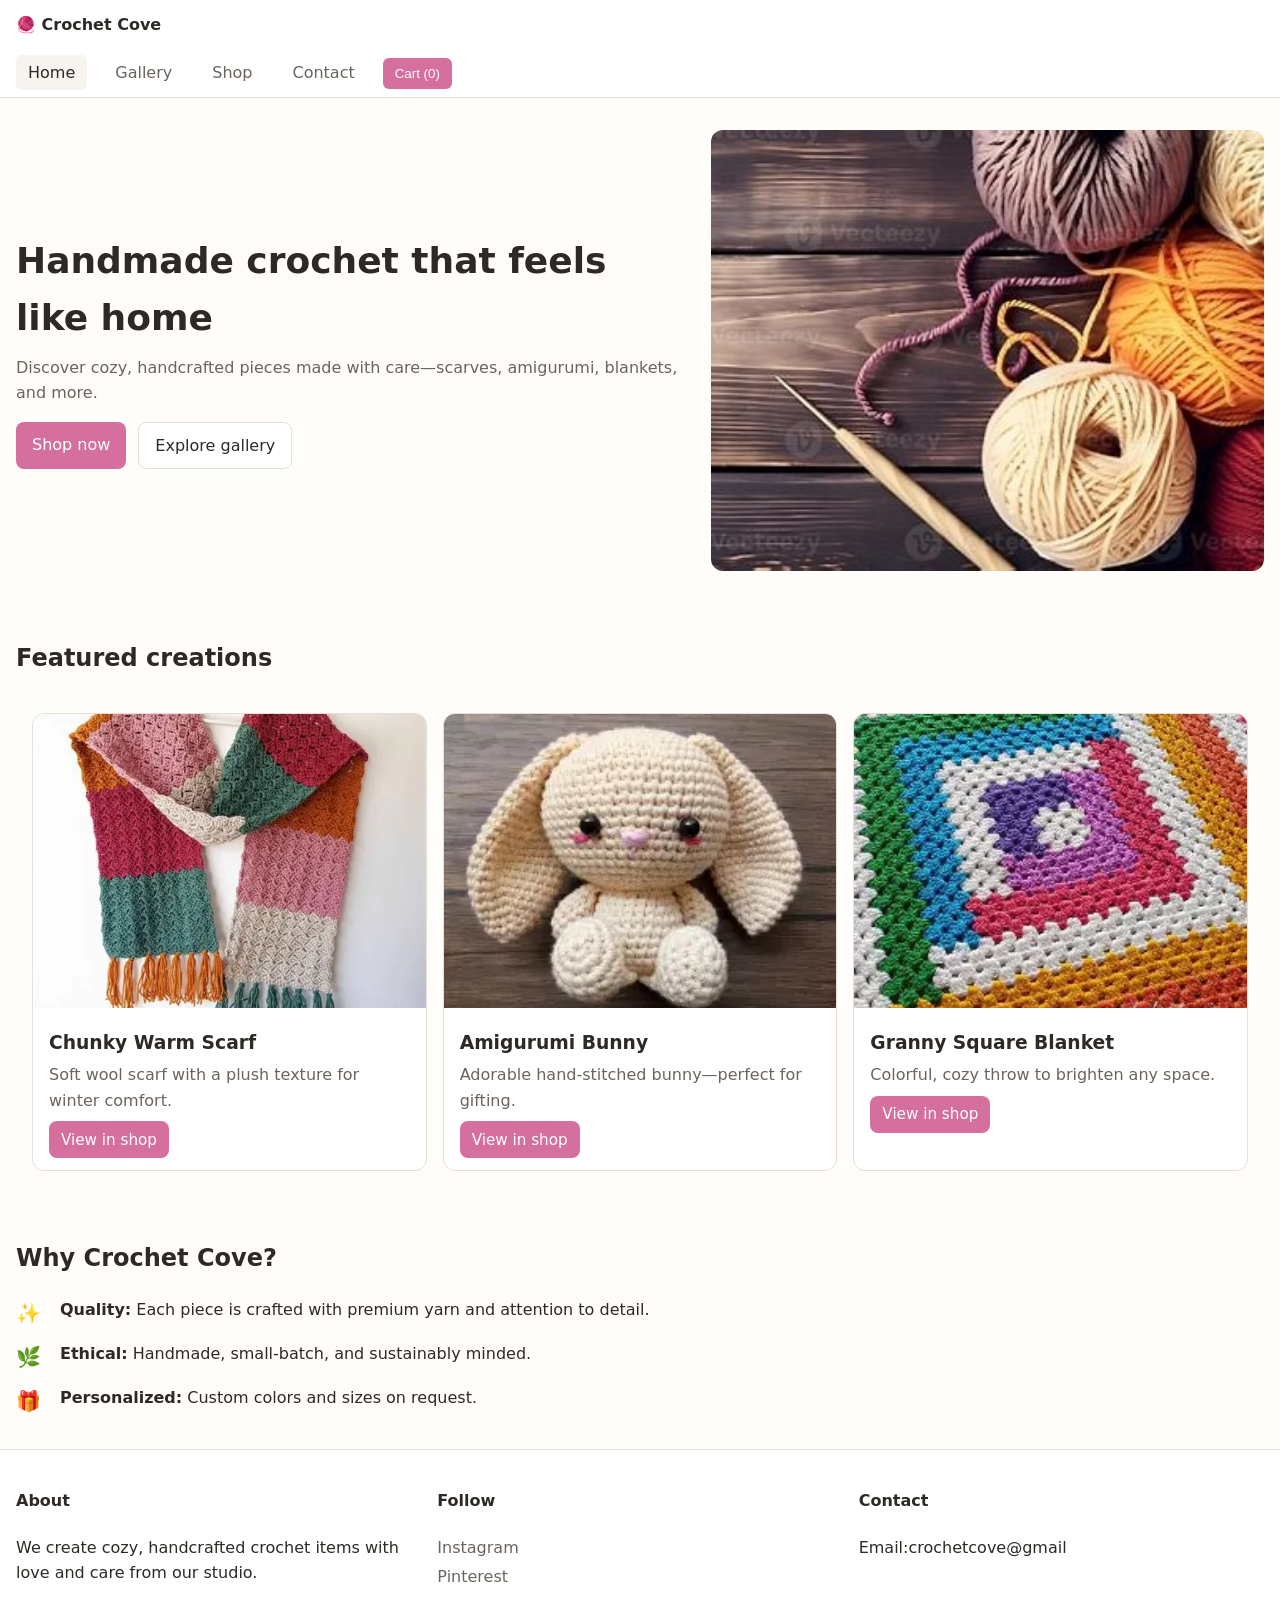
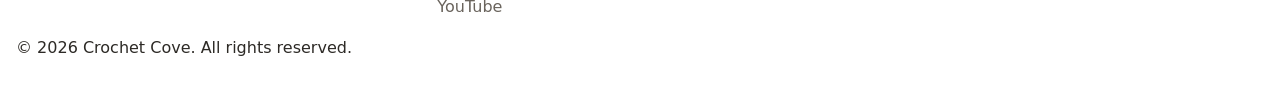
<file: index.html>
<!DOCTYPE html>
<html lang="en">
<head>
  <meta charset="UTF-8" />
  <meta name="viewport" content="width=device-width, initial-scale=1" />
  <title>Crochet Cove | Home</title>
  <link rel="stylesheet" href="styles.css" />
  <script defer src="script.js"></script>
</head>
<body>
  <header class="site-header">
    <div class="brand">
      <a href="index.html" class="logo">🧶 Crochet Cove</a>
    </div>
    <nav class="nav">
      <button class="nav-toggle" aria-label="Open menu">☰</button>
      <ul class="nav-links">
        <li><a href="index.html" class="active">Home</a></li>
        <li><a href="gallery.html">Gallery</a></li>
        <li><a href="shop.html">Shop</a></li>
        <li><a href="contact.html">Contact</a></li>
        <li>
          <button class="cart-button" data-cart-open>Cart (<span data-cart-count>0</span>)</button>
        </li>
      </ul>
    </nav>
  </header>

  <main>
    <section class="hero">
      <div class="hero-content">
        <h1>Handmade crochet that feels like home</h1>
        <p>Discover cozy, handcrafted pieces made with care—scarves, amigurumi, blankets, and more.</p>
        <div class="hero-actions">
          <a class="btn" href="shop.html">Shop now</a>
          <a class="btn btn-outline" href="gallery.html">Explore gallery</a>
        </div>
      </div>
      <img class="hero-image" src="images/hero.jpg" alt="Crochet hero image" />
    </section>

    <section class="featured">
      <h2>Featured creations</h2>
      <div class="grid">
        <article class="card">
          <img src="images/scarf.jpg" alt="Chunky scarf" />
          <div class="card-body">
            <h3>Chunky Warm Scarf</h3>
            <p>Soft wool scarf with a plush texture for winter comfort.</p>
            <a class="btn btn-small" href="shop.html#scarf">View in shop</a>
          </div>
        </article>
        <article class="card">
          <img src="images/bunny.jpg" alt="Amigurumi bunny" />
          <div class="card-body">
            <h3>Amigurumi Bunny</h3>
            <p>Adorable hand-stitched bunny—perfect for gifting.</p>
            <a class="btn btn-small" href="shop.html#bunny">View in shop</a>
          </div>
        </article>
        <article class="card">
          <img src="images/blanket.jpg" alt="Granny square blanket" />
          <div class="card-body">
            <h3>Granny Square Blanket</h3>
            <p>Colorful, cozy throw to brighten any space.</p>
            <a class="btn btn-small" href="shop.html#blanket">View in shop</a>
          </div>
        </article>
      </div>
    </section>

    <section class="about">
      <h2>Why Crochet Cove?</h2>
      <ul class="icon-list">
        <li>
          <span class="icon">✨</span>
          <div>
            <strong>Quality:</strong> Each piece is crafted with premium yarn and attention to detail.
          </div>
        </li>
        <li>
          <span class="icon">🌿</span>
          <div>
            <strong>Ethical:</strong> Handmade, small-batch, and sustainably minded.
          </div>
        </li>
        <li>
          <span class="icon">🎁</span>
          <div>
            <strong>Personalized:</strong> Custom colors and sizes on request.
          </div>
        </li>
      </ul>
    </section>
  </main>

  <footer class="site-footer">
    <div class="footer-grid">
      <div>
        <h4>About</h4>
        <p>We create cozy, handcrafted crochet items with love and care from our studio.</p>
      </div>
      <div>
        <h4>Follow</h4>
        <ul class="social">
          <li><a href="#" aria-label="Instagram">Instagram </a></li>
          <li><a href="#" aria-label="Pinterest">Pinterest</a></li>
          <li><a href="#" aria-label="YouTube">YouTube</a></li>
        </ul>
      </div>
      <div>
        <h4>Contact</h4>
        <p>Email:crochetcove@gmail</p>
      </div>
    </div>
    <p class="copyright">
      © <span id="year"></span> Crochet Cove. All rights reserved.
    </p>
  </footer>

  <!-- Cart Drawer -->
  <aside class="cart-drawer" data-cart-drawer>
    <div class="cart-header">
      <h3>Your cart</h3>
      <button class="close" data-cart-close aria-label="Close cart">×</button>
    </div>
    <div class="cart-items" data-cart-items></div>
    <div class="cart-footer">
      <div class="cart-total">
        <strong>Total:</strong> <span data-cart-total>₹0</span>
      </div>
      <button class="btn" data-checkout>Checkout</button>
    </div>
  </aside>

  <div class="backdrop" data-backdrop></div>
</body>
</html>
</file>
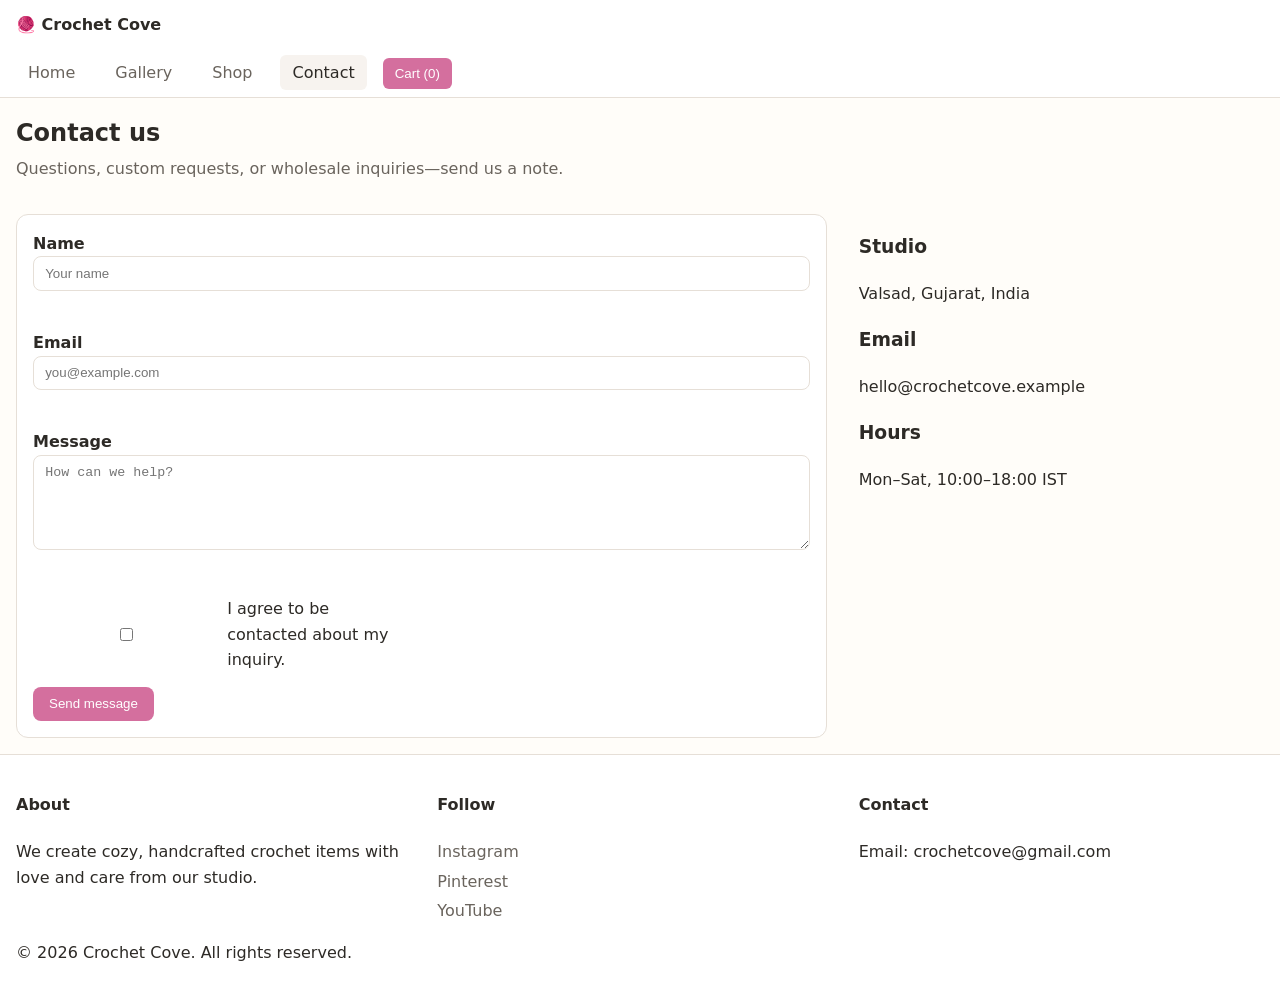
<file: contact.html>
<!DOCTYPE html>
<html lang="en">
<head>
  <meta charset="UTF-8" />
  <meta name="viewport" content="width=device-width, initial-scale=1" />
  <title>Crochet Cove | Contact</title>
  <link rel="stylesheet" href="styles.css" />
  <script defer src="script.js"></script>
</head>
<body>
  <header class="site-header">
    <div class="brand">
      <a href="index.html" class="logo">🧶 Crochet Cove</a>
    </div>
    <nav class="nav">
      <button class="nav-toggle" aria-label="Open menu">☰</button>
      <ul class="nav-links">
        <li><a href="index.html">Home</a></li>
        <li><a href="gallery.html">Gallery</a></li>
        <li><a href="shop.html">Shop</a></li>
        <li><a href="contact.html" class="active">Contact</a></li>
        <li>
          <button class="cart-button" data-cart-open>Cart (<span data-cart-count>0</span>)</button>
        </li>
      </ul>
    </nav>
  </header>

  <main>
    <section class="page-header">
      <h1>Contact us</h1>
      <p>Questions, custom requests, or wholesale inquiries—send us a note.</p>
    </section>

    <section class="contact-section">
      <form class="form" id="contactForm" novalidate>
        <div class="form-row">
          <label for="name"><strong>Name</strong></label>
          <input id="name" name="name" type="text" placeholder="Your name" required />
          <small class="error" data-error-for="name"></small>
        </div>

        <div class="form-row">
          <label for="email"><strong>Email</strong></label>
          <input id="email" name="email" type="email" placeholder="you@example.com" required />
          <small class="error" data-error-for="email"></small>
        </div>

        <div class="form-row">
          <label for="message"><strong>Message</strong></label>
          <textarea id="message" name="message" rows="5" placeholder="How can we help?" required></textarea>
          <small class="error" data-error-for="message"></small>
        </div>

        <div class="form-row">
          <label class="checkbox">
            <input type="checkbox" id="consent" required />
            <span>I agree to be contacted about my inquiry.</span>
          </label>
          <small class="error" data-error-for="consent"></small>
        </div>

        <button class="btn" type="submit">Send message</button>
        <p class="form-success" id="formSuccess" hidden>Thank you! We’ll get back to you soon.</p>
      </form>

      <aside class="contact-details">
        <h3>Studio</h3>
        <p>Valsad, Gujarat, India</p>
        <h3>Email</h3>
        <p>hello@crochetcove.example</p>
        <h3>Hours</h3>
        <p>Mon–Sat, 10:00–18:00 IST</p>
      </aside>
    </section>
  </main>

  <footer class="site-footer">
    <div class="footer-grid">
      <div>
        <h4>About</h4>
        <p>We create cozy, handcrafted crochet items with love and care from our studio.</p>
      </div>
      <div>
        <h4>Follow</h4>
        <ul class="social">
          <li><a href="#" aria-label="Instagram">Instagram</a></li>
          <li><a href="#" aria-label="Pinterest">Pinterest</a></li>
          <li><a href="#" aria-label="YouTube">YouTube</a></li>
        </ul>
      </div>
      <div>
        <h4>Contact</h4>
        <p>Email: crochetcove@gmail.com</p>
      </div>
    </div>
    <p class="copyright">
      © <span id="year"></span> Crochet Cove. All rights reserved.
    </p>
  </footer>

  <!-- Cart Drawer -->
  <aside class="cart-drawer" data-cart-drawer>
    <div class="cart-header">
      <h3>Your cart</h3>
      <button class="close" data-cart-close aria-label="Close cart">×</button>
    </div>
    <div class="cart-items" data-cart-items></div>
    <div class="cart-footer">
      <div class="cart-total">
        <strong>Total:</strong> <span data-cart-total>₹0</span>
      </div>
      <button class="btn" data-checkout>Checkout</button>
    </div>
  </aside>

  <div class="backdrop" data-backdrop></div>
</body>
</html>
</file>
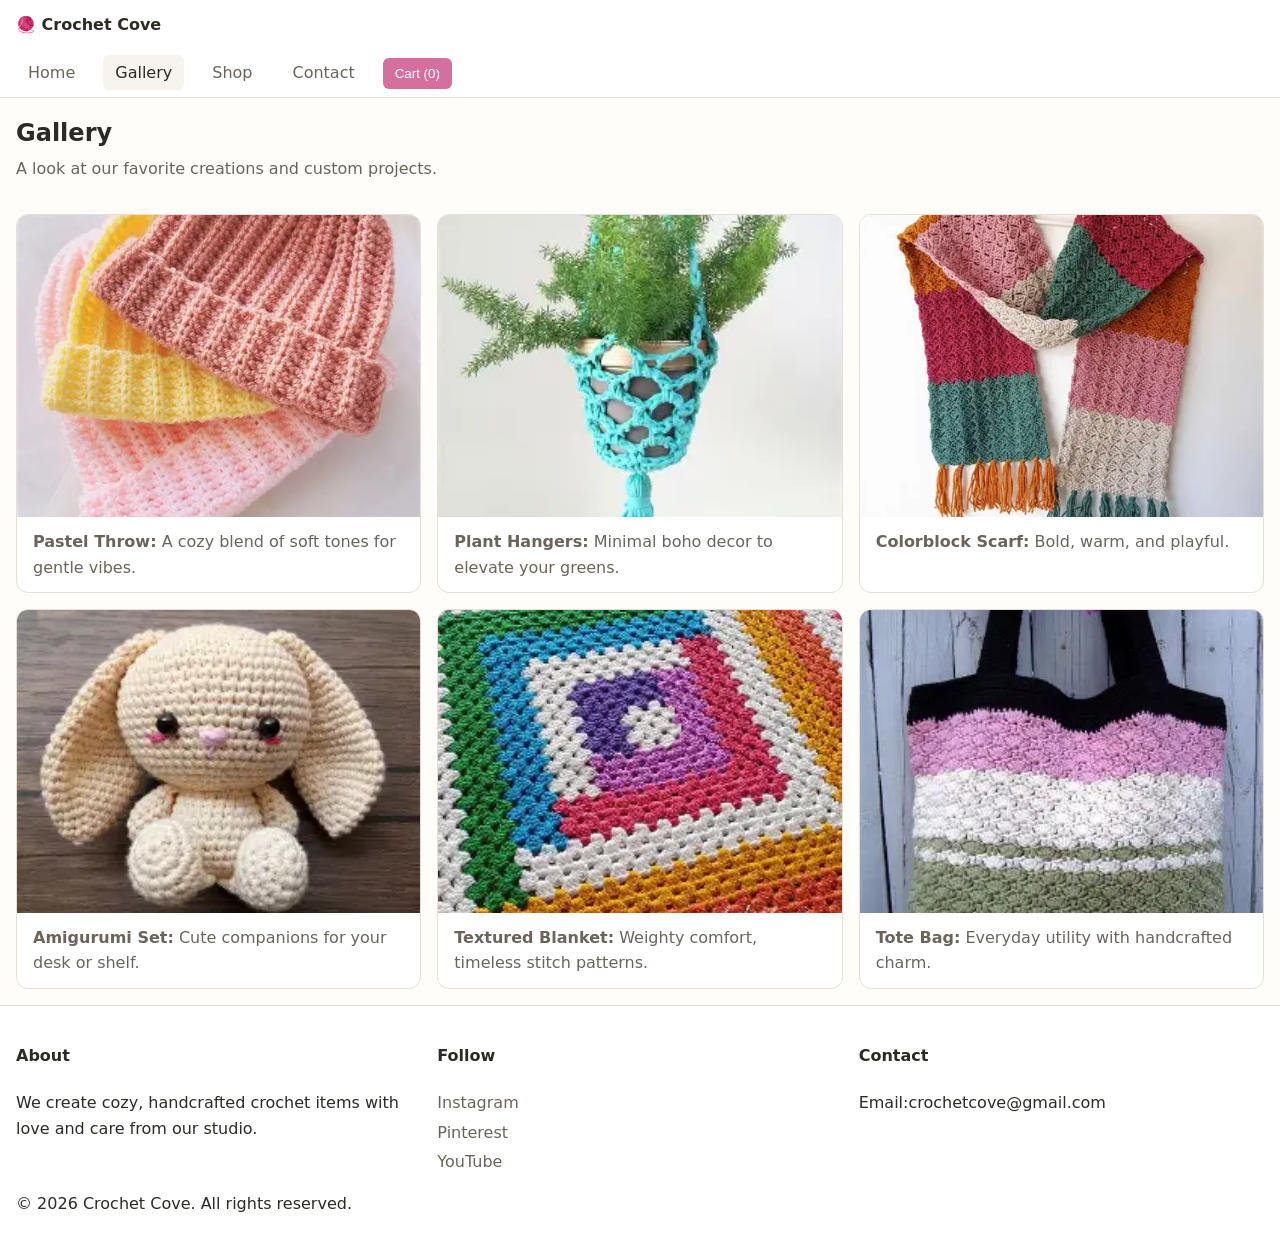
<file: gallery.html>
<!DOCTYPE html>
<html lang="en">
<head>
  <meta charset="UTF-8" />
  <meta name="viewport" content="width=device-width, initial-scale=1" />
  <title>Crochet Cove | Gallery</title>
  <link rel="stylesheet" href="styles.css" />
  <script defer src="script.js"></script>
</head>
<body>
  <header class="site-header">
    <div class="brand">
      <a href="index.html" class="logo">🧶 Crochet Cove</a>
    </div>
    <nav class="nav">
      <button class="nav-toggle" aria-label="Open menu">☰</button>
      <ul class="nav-links">
        <li><a href="index.html">Home</a></li>
        <li><a href="gallery.html" class="active">Gallery</a></li>
        <li><a href="shop.html">Shop</a></li>
        <li><a href="contact.html">Contact</a></li>
        <li>
          <button class="cart-button" data-cart-open>Cart (<span data-cart-count>0</span>)</button>
        </li>
      </ul>
    </nav>
  </header>

  <main>
    <section class="page-header">
      <h1>Gallery</h1>
      <p>A look at our favorite creations and custom projects.</p>
    </section>

    <section class="gallery-grid">
      <figure class="gallery-item">
        <img src="images/benie.jpg" alt="Pastel granny square throw" />
        <figcaption>
          <strong>Pastel Throw:</strong> A cozy blend of soft tones for gentle vibes.
        </figcaption>
      </figure>
      <figure class="gallery-item">
        <img src="images/hanger.jpg" alt="Crochet plant hangers" />
        <figcaption>
          <strong>Plant Hangers:</strong> Minimal boho decor to elevate your greens.
        </figcaption>
      </figure>
      <figure class="gallery-item">
        <img src="images/scarf.jpg" alt="Colorblock scarf" />
        <figcaption>
          <strong>Colorblock Scarf:</strong> Bold, warm, and playful.
        </figcaption>
      </figure>
      <figure class="gallery-item">
        <img src="images/bunny.jpg" alt="Amigurumi set" />
        <figcaption>
          <strong>Amigurumi Set:</strong> Cute companions for your desk or shelf.
        </figcaption>
      </figure>
      <figure class="gallery-item">
        <img src="images/blanket.jpg" alt="Textured blanket" />
        <figcaption>
          <strong>Textured Blanket:</strong> Weighty comfort, timeless stitch patterns.
        </figcaption>
      </figure>
      <figure class="gallery-item">
        <img src="images/tote_bags.jpg" alt="Crochet tote bag" />
        <figcaption>
          <strong>Tote Bag:</strong> Everyday utility with handcrafted charm.
        </figcaption>
      </figure>
    </section>
  </main>

  <footer class="site-footer">
    <div class="footer-grid">
      <div>
        <h4>About</h4>
        <p>We create cozy, handcrafted crochet items with love and care from our studio.</p>
      </div>
      <div>
        <h4>Follow</h4>
        <ul class="social">
          <li><a href="#" aria-label="Instagram">Instagram</a></li>
          <li><a href="#" aria-label="Pinterest">Pinterest</a></li>
          <li><a href="#" aria-label="YouTube">YouTube</a></li>
        </ul>
      </div>
      <div>
        <h4>Contact</h4>
        <p>Email:crochetcove@gmail.com</p>
      </div>
    </div>
    <p class="copyright">
      © <span id="year"></span> Crochet Cove. All rights reserved.
    </p>
  </footer>

  <!-- Cart Drawer -->
  <aside class="cart-drawer" data-cart-drawer>
    <div class="cart-header">
      <h3>Your cart</h3>
      <button class="close" data-cart-close aria-label="Close cart">×</button>
    </div>
    <div class="cart-items" data-cart-items></div>
    <div class="cart-footer">
      <div class="cart-total">
        <strong>Total:</strong> <span data-cart-total>₹0</span>
      </div>
      <button class="btn" data-checkout>Checkout</button>
    </div>
  </aside>

  <div class="backdrop" data-backdrop></div>
</body>
</html>
</file>
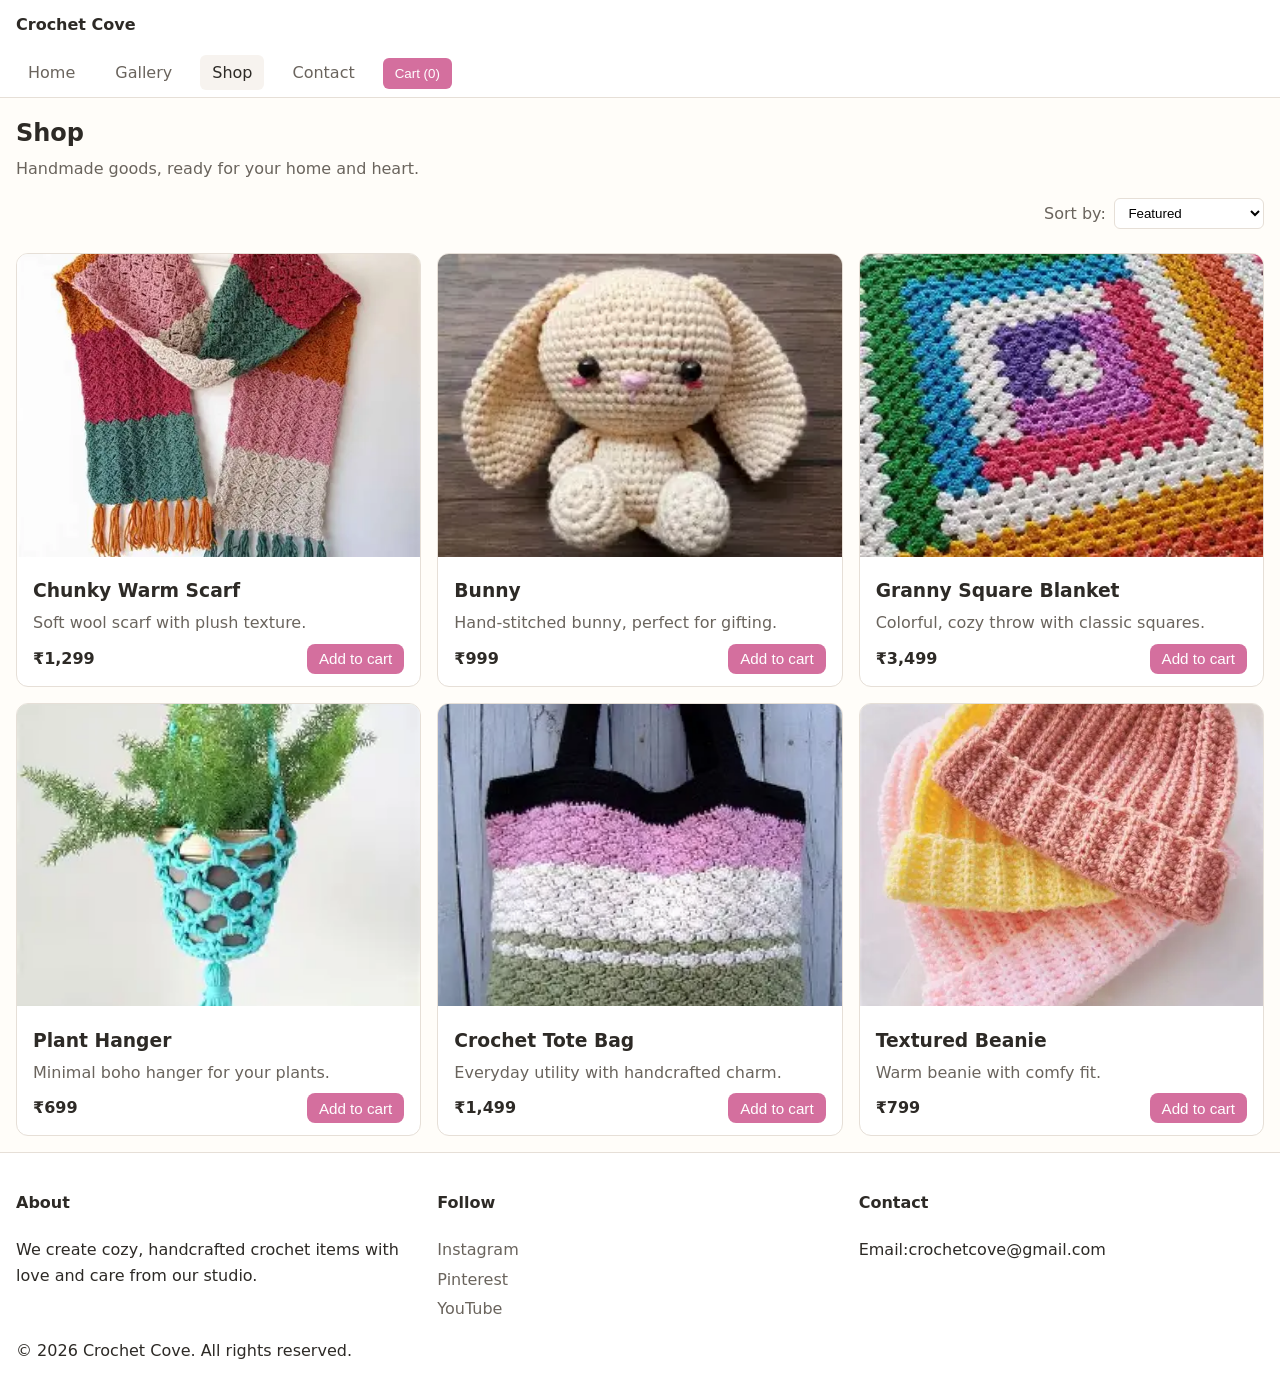
<file: shop.html>
<!DOCTYPE html>
<html lang="en">
<head>
  <meta charset="UTF-8" />
  <meta name="viewport" content="width=device-width, initial-scale=1" />
  <title>Crochet Cove | Shop</title>
  <link rel="stylesheet" href="styles.css" />
  <script defer src="script.js"></script>
</head>
<body>
  <header class="site-header">
    <div class="brand">
      <a href="index.html" class="logo"> Crochet Cove</a>
    </div>
    <nav class="nav">
      <button class="nav-toggle" aria-label="Open menu">☰</button>
      <ul class="nav-links">
        <li><a href="index.html">Home</a></li>
        <li><a href="gallery.html">Gallery</a></li>
        <li><a href="shop.html" class="active">Shop</a></li>
        <li><a href="contact.html">Contact</a></li>
        <li>
          <button class="cart-button" data-cart-open>Cart (<span data-cart-count>0</span>)</button>
        </li>
      </ul>
    </nav>
  </header>

  <main>
    <section class="page-header">
      <h1>Shop</h1>
      <p>Handmade goods, ready for your home and heart.</p>
    </section>

    <section class="shop-controls">
      <label class="select">
        <span>Sort by:</span>
        <select id="sortSelect">
          <option value="featured">Featured</option>
          <option value="priceAsc">Price: Low to High</option>
          <option value="priceDesc">Price: High to Low</option>
          <option value="nameAsc">Name: A → Z</option>
          <option value="nameDesc">Name: Z → A</option>
        </select>
      </label>
    </section>

    <section class="grid" id="productGrid">
      <!-- Products rendered by script.js -->
    </section>
  </main>

  <footer class="site-footer">
    <div class="footer-grid">
      <div>
        <h4>About</h4>
        <p>We create cozy, handcrafted crochet items with love and care from our studio.</p>
      </div>
      <div>
        <h4>Follow</h4>
        <ul class="social">
          <li><a href="#" aria-label="Instagram">Instagram</a></li>
          <li><a href="#" aria-label="Pinterest">Pinterest</a></li>
          <li><a href="#" aria-label="YouTube">YouTube</a></li>
        </ul>
      </div>
      <div>
        <h4>Contact</h4>
        <p>Email:crochetcove@gmail.com</p>
      </div>
    </div>
    <p class="copyright">
      © <span id="year"></span> Crochet Cove. All rights reserved.
    </p>
  </footer>

  <!-- Cart Drawer -->
  <aside class="cart-drawer" data-cart-drawer>
    <div class="cart-header">
      <h3>Your cart</h3>
      <button class="close" data-cart-close aria-label="Close cart">×</button>
    </div>
    <div class="cart-items" data-cart-items></div>
    <div class="cart-footer">
      <div class="cart-total">
        <strong>Total:</strong> <span data-cart-total>₹0</span>
      </div>
      <button class="btn" data-checkout>Checkout</button>
    </div>
  </aside>

  <div class="backdrop" data-backdrop></div>
</body>
</html>
</file>
<file: styles.css>
:root {
  --bg: #fffdf9;
  --text: #2d2a26;
  --muted: #6a645d;
  --brand: #d46f9e; /* soft pink */
  --brand-dark: #b25784;
  --accent: #7bb661; /* soft green */
  --border: #e6dfd7;
}

* { box-sizing: border-box; }
html, body { margin: 0; padding: 0; }
body {
  font-family: system-ui, -apple-system, Segoe UI, Roboto, "Helvetica Neue", Arial, sans-serif;
  background: var(--bg);
  color: var(--text);
  line-height: 1.6;
}

/* Header / Nav */
.site-header {
  position: sticky; top: 0; z-index: 50;
  background: #fff;
  border-bottom: 1px solid var(--border);
}
.brand { padding: 0.75rem 1rem; }
.logo { font-weight: 700; text-decoration: none; color: var(--text); }
.nav {
  display: flex; align-items: center; justify-content: space-between;
  padding: 0.5rem 1rem;
}
.nav-toggle {
  display: none;
  background: transparent; border: 0; font-size: 1.25rem; cursor: pointer;
}
.nav-links {
  list-style: none; margin: 0; padding: 0;
  display: flex; gap: 1rem; align-items: center;
}
.nav-links a { text-decoration: none; color: var(--muted); padding: 0.5rem 0.75rem; border-radius: 6px; }
.nav-links a.active, .nav-links a:hover { color: var(--text); background: #f7f3ef; }
.cart-button {
  background: var(--brand); color: #fff; border: 0; border-radius: 6px; padding: 0.5rem 0.75rem; cursor: pointer;
}
.cart-button:hover { background: var(--brand-dark); }

/* Hero */
.hero {
  display: grid; grid-template-columns: 1.2fr 1fr; gap: 2rem;
  padding: 2rem 1rem; align-items: center;
}
.hero-content h1 { font-size: 2.25rem; margin: 0 0 0.5rem; }
.hero-content p { color: var(--muted); margin: 0 0 1rem; }
.hero-actions { display: flex; gap: 0.75rem; }
.hero-image { width: 100%; border-radius: 12px; }

/* Buttons */
.btn {
  display: inline-block;
  background: var(--brand); color: #fff; text-decoration: none;
  padding: 0.6rem 1rem; border-radius: 8px; border: none; cursor: pointer;
}
.btn:hover { background: var(--brand-dark); }
.btn-outline {
  background: #fff; color: var(--text); border: 1px solid var(--border);
}
.btn-small { padding: 0.4rem 0.75rem; font-size: 0.95rem; }

/* Grid / Cards */
.grid { display: grid; grid-template-columns: repeat(3, 1fr); gap: 1rem; padding: 1rem; }
.card { background: #fff; border: 1px solid var(--border); border-radius: 12px; overflow: hidden; }
.card img { width: 100%; aspect-ratio: 4/3; object-fit: cover; }
.card-body { padding: 0.75rem 1rem; }
.card-body h3 { margin: 0 0 0.25rem; }
.card-body p { margin: 0 0 0.5rem; color: var(--muted); }

/* Sections */
.featured, .about, .page-header { padding: 1rem; }
.page-header h1 { margin: 0 0 0.25rem; }
.page-header p { color: var(--muted); margin: 0; }
.icon-list {
  list-style: none; padding: 0; margin: 1rem 0; display: grid; gap: 0.75rem;
}
.icon-list li { display: grid; grid-template-columns: 36px 1fr; align-items: start; gap: 0.5rem; }
.icon { font-size: 1.25rem; }

/* Gallery */
.gallery-grid {
  display: grid; grid-template-columns: repeat(3, 1fr); gap: 1rem; padding: 1rem;
}
.gallery-item { margin: 0; background: #fff; border: 1px solid var(--border); border-radius: 12px; overflow: hidden; }
.gallery-item img { width: 100%; aspect-ratio: 4/3; object-fit: cover; display: block; }
.gallery-item figcaption { padding: 0.75rem 1rem; color: var(--muted); }

/* Shop controls */
.shop-controls { padding: 0 1rem 0.5rem; display: flex; justify-content: flex-end; }
.select { display: inline-flex; align-items: center; gap: 0.5rem; color: var(--muted); }
.select select { padding: 0.4rem 0.6rem; border-radius: 6px; border: 1px solid var(--border); background: #fff; }

/* Contact form */
.contact-section {
  display: grid; grid-template-columns: 2fr 1fr; gap: 2rem; padding: 1rem;
}
.form { background: #fff; border: 1px solid var(--border); border-radius: 12px; padding: 1rem; }
.form-row { margin-bottom: 0.85rem; }
.form-row input, .form-row textarea, .form-row select {
  width: 100%; padding: 0.55rem 0.7rem; border-radius: 8px; border: 1px solid var(--border); background: #fff;
}
.checkbox { display: inline-flex; align-items: center; gap: 0.5rem; }
.error { color: #b00020; height: 1rem; display: inline-block; }
.form-success { color: var(--accent); }

/* Footer */
.site-footer { border-top: 1px solid var(--border); padding: 1rem; background: #fff; }
.footer-grid { display: grid; grid-template-columns: repeat(3, 1fr); gap: 1rem; }
.social { list-style: none; margin: 0; padding: 0; display: grid; gap: 0.25rem; }
.social a { color: var(--muted); text-decoration: none; }
.social a:hover { color: var(--text); }

/* Cart Drawer */
.cart-drawer {
  position: fixed; right: -400px; top: 0; width: 360px; height: 100vh;
  background: #fff; border-left: 1px solid var(--border); box-shadow: -6px 0 12px rgba(0,0,0,0.06);
  transition: right 0.25s ease; z-index: 100;
  display: flex; flex-direction: column;
}
.cart-drawer.open { right: 0; }
.cart-header { display: flex; justify-content: space-between; align-items: center; padding: 1rem; border-bottom: 1px solid var(--border); }
.cart-items { flex: 1; overflow: auto; padding: 0.5rem 0.75rem; }
.cart-item {
  display: grid; grid-template-columns: 64px 1fr auto; gap: 0.5rem; align-items: center;
  border-bottom: 1px solid var(--border); padding: 0.5rem 0;
}
.cart-item img { width: 64px; height: 64px; object-fit: cover; border-radius: 6px; }
.cart-item h4 { margin: 0; font-size: 1rem; }
.cart-item .price { color: var(--muted); }
.cart-qty { display: inline-flex; align-items: center; gap: 0.35rem; }
.cart-qty button { width: 28px; height: 28px; border: 1px solid var(--border); background: #fff; border-radius: 6px; cursor: pointer; }
.cart-footer { border-top: 1px solid var(--border); padding: 0.75rem 1rem; }
.backdrop {
  position: fixed; inset: 0; background: rgba(0,0,0,0.3);
  opacity: 0; pointer-events: none; transition: opacity 0.25s ease; z-index: 90;
}
.backdrop.show { opacity: 1; pointer-events: auto; }

/* Responsive */
@media (max-width: 980px) {
  .grid { grid-template-columns: repeat(2, 1fr); }
  .gallery-grid { grid-template-columns: repeat(2, 1fr); }
  .contact-section { grid-template-columns: 1fr; }
  .hero { grid-template-columns: 1fr; }
}
@media (max-width: 640px) {
  .nav-toggle { display: inline-block; }
  .nav-links { display: none; }
  .nav.open .nav-links { display: flex; flex-direction: column; align-items: flex-start; padding: 0.5rem 1rem; }
  .grid { grid-template-columns: 1fr; }
  .gallery-grid { grid-template-columns: 1fr; }
}
</file>
